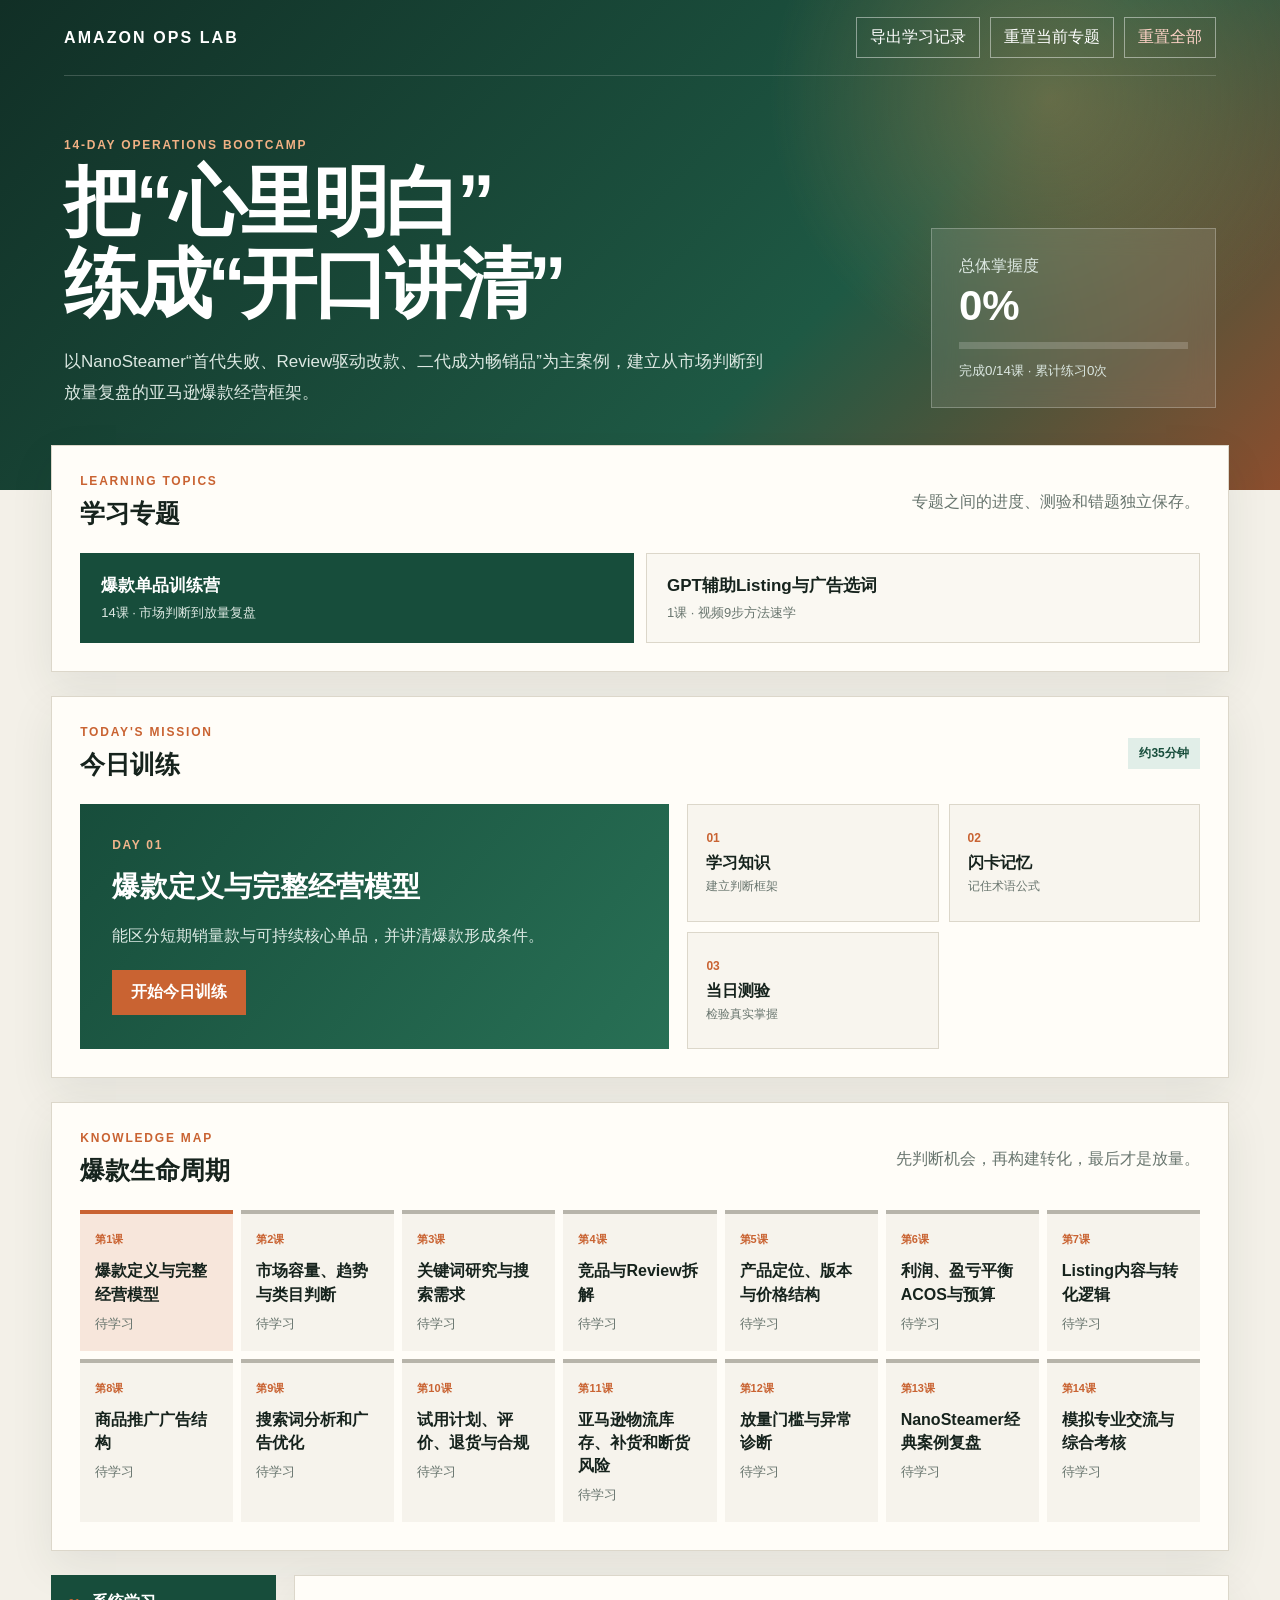
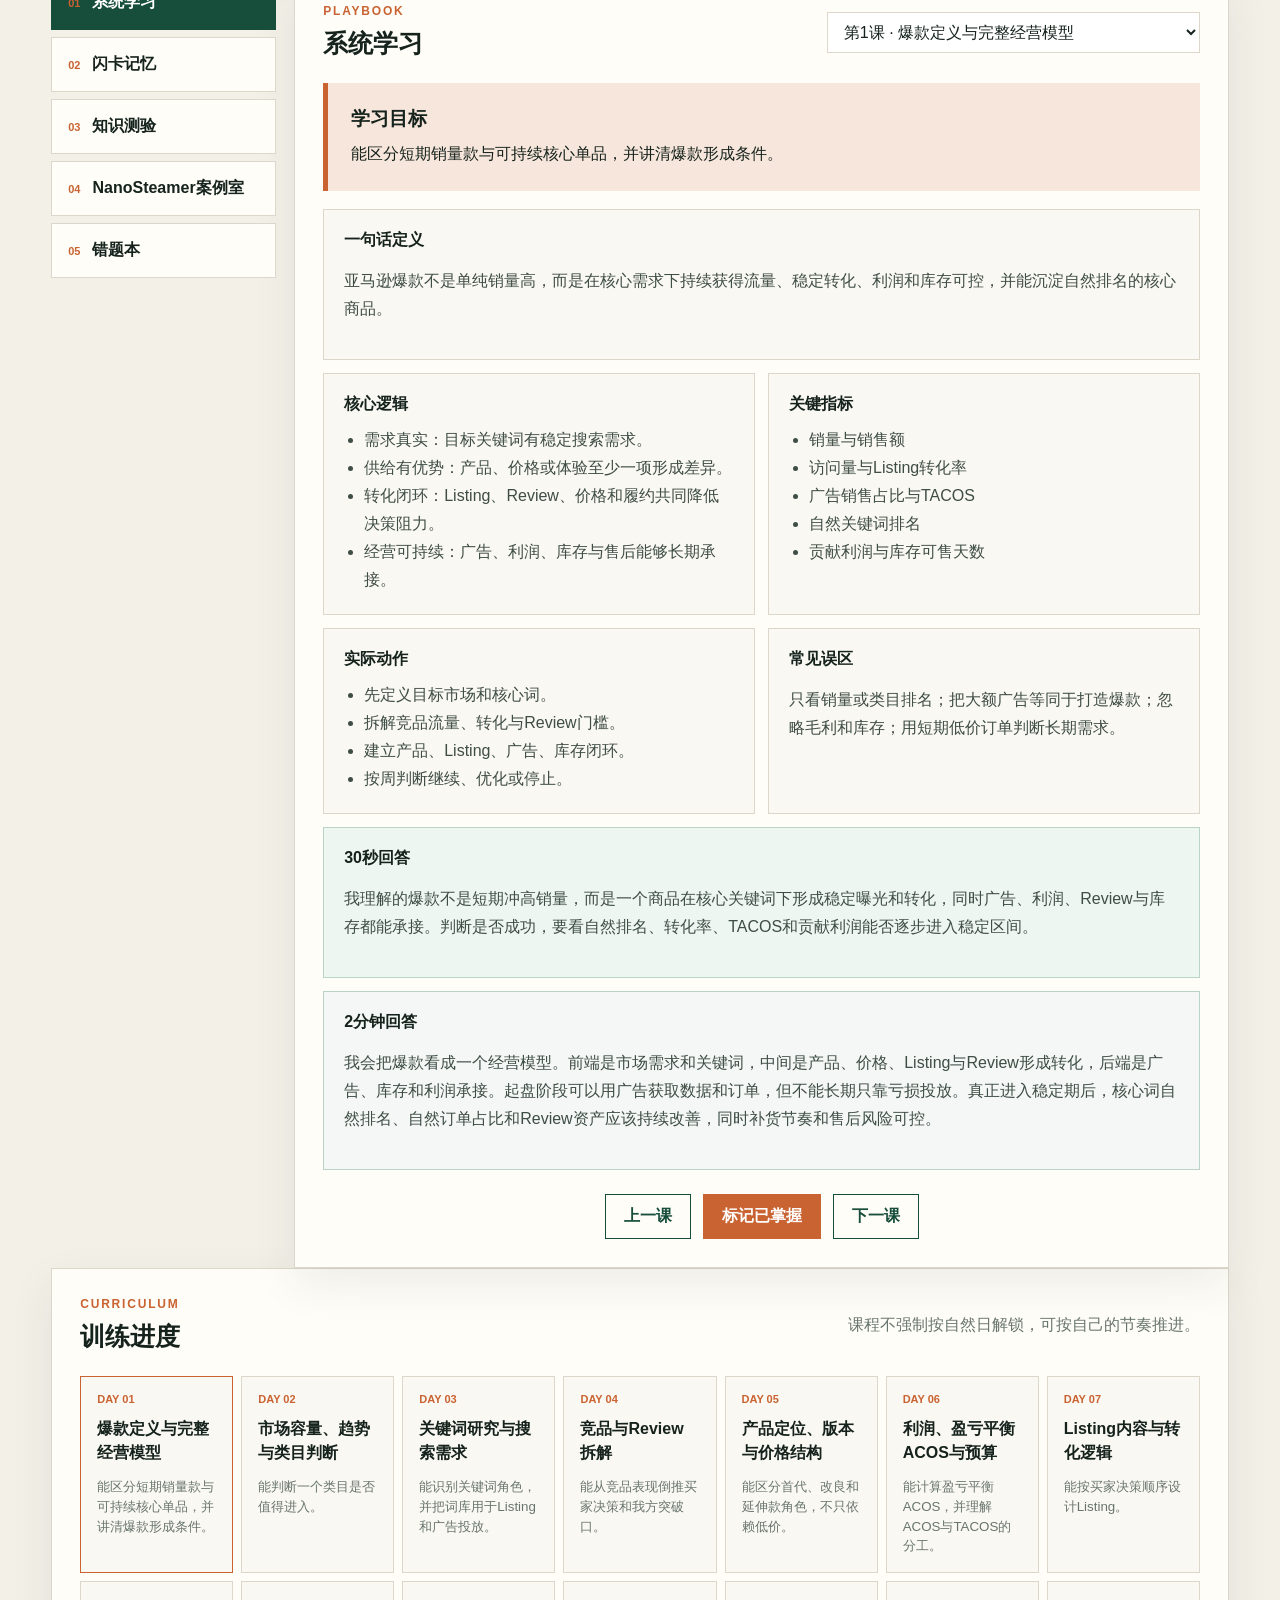
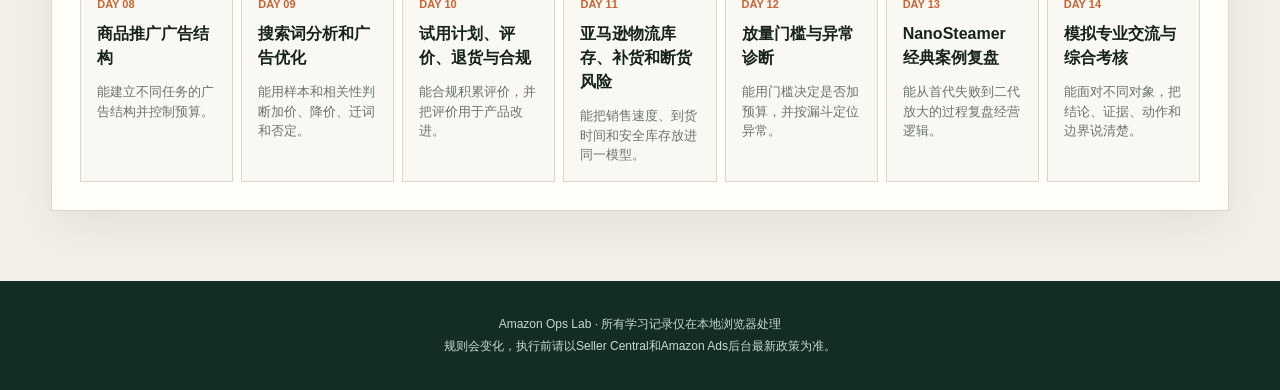
<file: index.html>
<!doctype html>
<html lang="zh-CN">
<head>
  <meta charset="utf-8">
  <meta name="viewport" content="width=device-width, initial-scale=1">
  <meta name="description" content="亚马逊爆款运营14天学习与文字训练工具">
  <title>亚马逊爆款运营训练场</title>
  <meta name="theme-color" content="#174d3b">
  <link rel="manifest" href="manifest.webmanifest">
  <link rel="icon" href="icons/icon.svg" type="image/svg+xml">
  <link rel="apple-touch-icon" href="icons/icon.svg">
  <link rel="stylesheet" href="style.css">
</head>
<body>
  <header class="hero">
    <nav class="topbar">
      <a class="brand" href="#dashboard">AMAZON OPS LAB</a>
      <div class="top-actions">
        <button id="exportProgress" class="ghost">导出学习记录</button>
        <button id="resetCurrentProgress" class="ghost">重置当前专题</button>
        <button id="resetProgress" class="ghost danger-text">重置全部</button>
      </div>
    </nav>
    <div class="hero-content">
      <div>
        <p id="topicEyebrow" class="eyebrow">14-DAY OPERATIONS BOOTCAMP</p>
        <h1>把“心里明白”<br>练成“开口讲清”</h1>
        <p id="heroCopy" class="hero-copy">以NanoSteamer“首代失败、Review驱动改款、二代成为畅销品”为主案例，建立从市场判断到放量复盘的亚马逊爆款经营框架。</p>
      </div>
      <div class="hero-score">
        <span>总体掌握度</span>
        <strong id="overallScore">0%</strong>
        <div class="progress-track"><i id="overallBar"></i></div>
        <small id="studySummary">完成0/14天 · 累计练习0次</small>
      </div>
    </div>
  </header>

  <main>
    <section class="panel topic-panel">
      <div class="section-head">
        <div><p class="section-kicker">LEARNING TOPICS</p><h2>学习专题</h2></div>
        <p class="section-note">专题之间的进度、测验和错题独立保存。</p>
      </div>
      <div class="topic-picker">
        <button class="topic-button active" data-topic="hit"><b>爆款单品训练营</b><span>14课 · 市场判断到放量复盘</span></button>
        <button class="topic-button" data-topic="gpt"><b>GPT辅助Listing与广告选词</b><span>1课 · 视频9步方法速学</span></button>
      </div>
    </section>

    <section id="dashboard" class="panel dashboard">
      <div class="section-head">
        <div><p class="section-kicker">TODAY'S MISSION</p><h2>今日训练</h2></div>
        <span id="todayDuration" class="pill">约35分钟</span>
      </div>
      <div class="today-grid">
        <article class="today-main">
          <span id="todayDay" class="day-number">DAY 01</span>
          <h3 id="todayTitle">爆款定义与完整经营模型</h3>
          <p id="todayGoal"></p>
          <button id="startToday" class="primary">开始今日训练</button>
        </article>
        <div class="today-steps">
          <button data-today-step="learn"><b>01</b><span>学习知识</span><em>建立判断框架</em></button>
          <button data-today-step="cards"><b>02</b><span>闪卡记忆</span><em>记住术语公式</em></button>
          <button data-today-step="quiz"><b>03</b><span>当日测验</span><em>检验真实掌握</em></button>
        </div>
      </div>
    </section>

    <section class="panel">
      <div class="section-head">
        <div><p class="section-kicker">KNOWLEDGE MAP</p><h2 id="mapTitle">爆款生命周期</h2></div>
        <p id="mapNote" class="section-note">先判断机会，再构建转化，最后才是放量。</p>
      </div>
      <div id="knowledgeMap" class="knowledge-map"></div>
    </section>

    <section class="workspace">
      <aside class="sidebar">
        <button class="nav-item active" data-view="learn"><span>01</span>系统学习</button>
        <button class="nav-item" data-view="cards"><span>02</span>闪卡记忆</button>
        <button class="nav-item" data-view="quiz"><span>03</span>知识测验</button>
        <button class="nav-item" data-view="case"><span>04</span>NanoSteamer案例室</button>
        <button class="nav-item" data-view="mistakes"><span>05</span>错题本</button>
      </aside>

      <section class="panel work-panel">
        <div id="learnView" class="view active">
          <div class="view-toolbar">
            <div><p class="section-kicker">PLAYBOOK</p><h2>系统学习</h2></div>
            <select id="moduleSelect" aria-label="选择课程"></select>
          </div>
          <article id="lessonContent" class="lesson"></article>
          <div class="lesson-actions">
            <button id="prevModule" class="secondary">上一课</button>
            <button id="markLearned" class="primary">标记已掌握</button>
            <button id="nextModule" class="secondary">下一课</button>
          </div>
        </div>

        <div id="cardsView" class="view">
          <div class="view-toolbar">
            <div><p class="section-kicker">FLASH CARDS</p><h2>闪卡记忆</h2></div>
            <span id="cardCounter" class="pill"></span>
          </div>
          <button id="flashCard" class="flash-card" aria-label="翻转闪卡">
            <span class="card-label">点击翻面</span>
            <strong id="cardFront"></strong>
            <p id="cardBack"></p>
          </button>
          <section class="card-answer-box">
            <label for="cardWrittenAnswer"><b>先用文字回答</b><span>系统将按关键概念覆盖率和答案完整度进行本地评分。</span></label>
            <textarea id="cardWrittenAnswer" rows="4" placeholder="在这里输入你的答案……"></textarea>
            <div class="written-actions">
              <small>不要求与参考答案逐字一致，专业术语、公式和关键逻辑更重要。</small>
              <button id="scoreCardAnswer" class="primary">提交并评分</button>
            </div>
            <div id="cardScoreResult" class="card-score-result" hidden></div>
          </section>
          <div class="center-actions">
            <button id="cardAgain" class="secondary">还没记住</button>
            <button id="cardKnown" class="primary">已经记住</button>
          </div>
        </div>

        <div id="quizView" class="view">
          <div class="view-toolbar">
            <div><p class="section-kicker">KNOWLEDGE CHECK</p><h2>知识测验</h2></div>
            <span id="quizProgress" class="pill"></span>
          </div>
          <article id="quizCard" class="quiz-card"></article>
          <div id="quizFeedback" class="quiz-feedback" hidden></div>
          <div class="lesson-actions">
            <button id="submitQuiz" class="primary">提交答案</button>
            <button id="nextQuiz" class="secondary" hidden>下一题</button>
          </div>
        </div>

        <div id="caseView" class="view">
          <div class="view-toolbar">
            <div><p class="section-kicker">PUBLIC CASE</p><h2 id="caseTitle">NanoSteamer经典案例室</h2></div>
            <span id="caseBadge" class="pill warning">公开资料 + 教学推演</span>
          </div>
          <div id="caseContent"></div>
        </div>

        <div id="mistakesView" class="view">
          <div class="view-toolbar">
            <div><p class="section-kicker">REVIEW LOOP</p><h2>错题本</h2></div>
            <button id="clearMistakes" class="secondary">清空错题</button>
          </div>
          <div id="mistakeList" class="mistake-list"></div>
        </div>
      </section>
    </section>

    <section class="panel curriculum-panel">
      <div class="section-head">
        <div><p class="section-kicker">CURRICULUM</p><h2 id="curriculumTitle">训练进度</h2></div>
        <p id="curriculumNote" class="section-note">课程不强制按自然日解锁，可按自己的节奏推进。</p>
      </div>
      <div id="curriculum" class="curriculum"></div>
    </section>
  </main>

  <footer>
    <p>Amazon Ops Lab · 所有学习记录仅在本地浏览器处理</p>
    <p>规则会变化，执行前请以Seller Central和Amazon Ads后台最新政策为准。</p>
  </footer>

  <script src="app.js"></script>
  <script>
    if ("serviceWorker" in navigator) {
      window.addEventListener("load", () => {
        navigator.serviceWorker.register("./service-worker.js").catch(() => {});
      });
    }
  </script>
</body>
</html>
</file>
<file: style.css>
:root {
  --ink: #16231d;
  --muted: #68756e;
  --paper: #f3f0e8;
  --card: #fffdf8;
  --line: #dcd7ca;
  --green: #174d3b;
  --green-2: #276b52;
  --green-soft: #e1eee8;
  --orange: #c96332;
  --orange-soft: #f7e6db;
  --red: #a54236;
  --yellow: #d89b28;
  --shadow: 0 16px 42px rgba(31, 45, 38, .08);
}

* { box-sizing: border-box; }
html { scroll-behavior: smooth; }
body {
  margin: 0;
  color: var(--ink);
  background: var(--paper);
  font-family: "Microsoft YaHei", "PingFang SC", Arial, sans-serif;
}
button, select, input { font: inherit; }
button { cursor: pointer; }
.hero {
  min-height: 450px;
  padding: 0 max(5vw, 24px) 82px;
  color: #fff;
  background:
    radial-gradient(circle at 82% 20%, rgba(228, 145, 80, .35), transparent 25%),
    linear-gradient(135deg, #112f26, #1e5944 64%, #8c4e2e);
}
.topbar {
  height: 76px;
  display: flex;
  align-items: center;
  justify-content: space-between;
  border-bottom: 1px solid rgba(255,255,255,.18);
}
.brand { color: #fff; text-decoration: none; font-weight: 900; letter-spacing: .13em; }
.top-actions { display: flex; gap: 10px; }
.ghost { padding: 9px 13px; color: #fff; border: 1px solid rgba(255,255,255,.45); background: transparent; }
.danger-text { color: #ffd4c8; }
.hero-content {
  width: min(1360px, 100%);
  margin: 62px auto 0;
  display: flex;
  align-items: end;
  justify-content: space-between;
  gap: 50px;
}
.eyebrow, .section-kicker {
  margin: 0 0 9px;
  color: var(--orange);
  font-size: 12px;
  font-weight: 900;
  letter-spacing: .15em;
}
.hero .eyebrow { color: #f1b184; }
h1 { max-width: 760px; margin: 0; font-size: clamp(42px, 6.2vw, 76px); line-height: 1.08; letter-spacing: -.055em; }
h2 { margin: 0; font-size: 25px; }
h3 { margin: 0; }
.hero-copy { max-width: 700px; margin: 22px 0 0; color: #dce8e2; font-size: 17px; line-height: 1.8; }
.hero-score {
  width: 285px;
  padding: 27px;
  flex: 0 0 auto;
  border: 1px solid rgba(255,255,255,.25);
  background: rgba(255,255,255,.1);
  backdrop-filter: blur(12px);
}
.hero-score span, .hero-score small { color: #dce8e2; }
.hero-score strong { display: block; margin: 5px 0 12px; font-size: 42px; }
.progress-track { height: 7px; margin-bottom: 12px; overflow: hidden; background: rgba(255,255,255,.18); }
.progress-track i { display: block; width: 0; height: 100%; background: #f0a774; transition: width .35s; }
main { width: min(1380px, 92vw); margin: -45px auto 70px; }
.panel {
  margin-bottom: 24px;
  padding: 28px;
  border: 1px solid var(--line);
  background: var(--card);
  box-shadow: var(--shadow);
}
.section-head, .view-toolbar {
  display: flex;
  align-items: center;
  justify-content: space-between;
  gap: 24px;
  margin-bottom: 23px;
}
.section-note { margin: 0; color: var(--muted); }
.pill { padding: 7px 11px; color: var(--green); background: var(--green-soft); font-size: 12px; font-weight: 800; }
.pill.warning { color: #85500c; background: #f8e8c9; }
.today-grid { display: grid; grid-template-columns: 1.15fr 1fr; gap: 18px; }
.today-main {
  min-height: 245px;
  padding: 32px;
  display: flex;
  align-items: flex-start;
  flex-direction: column;
  justify-content: center;
  color: #fff;
  background: linear-gradient(130deg, var(--green), #287055);
}
.day-number { margin-bottom: 16px; color: #f0b58b; font-size: 12px; font-weight: 900; letter-spacing: .14em; }
.today-main h3 { font-size: 28px; }
.today-main p { max-width: 560px; color: #dceae4; line-height: 1.7; }
.today-steps { display: grid; grid-template-columns: 1fr 1fr; gap: 10px; }
.today-steps button {
  padding: 18px;
  color: var(--ink);
  border: 1px solid var(--line);
  background: #f8f5ee;
  text-align: left;
}
.today-steps button:hover { border-color: var(--green); }
.today-steps b, .today-steps span, .today-steps em { display: block; }
.today-steps b { color: var(--orange); font-size: 12px; }
.today-steps span { margin: 8px 0 4px; font-weight: 800; }
.today-steps em { color: var(--muted); font-size: 12px; font-style: normal; }
.primary, .secondary {
  padding: 11px 18px;
  border: 1px solid var(--orange);
  font-weight: 800;
}
.primary { color: #fff; background: var(--orange); }
.primary:hover { background: #ad5126; }
.secondary { color: var(--green); border-color: var(--green); background: transparent; }
.secondary:hover { background: var(--green-soft); }
.today-main .primary { margin-top: 5px; }
.topic-panel { margin-bottom: 24px; }
.topic-picker { display: grid; grid-template-columns: repeat(2, 1fr); gap: 12px; }
.topic-button { padding: 20px; color: var(--ink); border: 1px solid var(--line); background: #faf8f2; text-align: left; }
.topic-button b, .topic-button span { display: block; }
.topic-button b { font-size: 17px; }
.topic-button span { margin-top: 7px; color: var(--muted); font-size: 13px; }
.topic-button.active { color: #fff; border-color: var(--green); background: var(--green); }
.topic-button.active span { color: #dce8e2; }
.knowledge-map { display: grid; grid-template-columns: repeat(7, 1fr); gap: 8px; }
.map-node {
  position: relative;
  min-height: 140px;
  padding: 18px 15px;
  border-top: 4px solid #b7b4aa;
  background: #f6f3ec;
}
.map-node.done { border-color: var(--green); background: var(--green-soft); }
.map-node.current { border-color: var(--orange); background: var(--orange-soft); }
.map-node b, .map-node span { display: block; }
.map-node b { margin-bottom: 12px; color: var(--orange); font-size: 11px; }
.map-node span { line-height: 1.45; font-weight: 800; }
.map-node small { display: block; margin-top: 9px; color: var(--muted); }
.workspace { display: grid; grid-template-columns: 225px 1fr; gap: 18px; align-items: start; }
.sidebar { position: sticky; top: 16px; display: grid; gap: 7px; }
.nav-item {
  padding: 16px;
  display: flex;
  align-items: center;
  gap: 12px;
  color: var(--ink);
  border: 1px solid var(--line);
  background: var(--card);
  text-align: left;
  font-weight: 800;
}
.nav-item span { color: var(--orange); font-size: 11px; }
.nav-item.active { color: #fff; border-color: var(--green); background: var(--green); }
.work-panel { min-height: 690px; margin: 0; }
.view { display: none; }
.view.active { display: block; }
select {
  max-width: 430px;
  padding: 10px 35px 10px 12px;
  color: var(--ink);
  border: 1px solid var(--line);
  background: #fff;
}
.lesson > .lesson-lead {
  margin-bottom: 18px;
  padding: 23px;
  border-left: 5px solid var(--orange);
  background: var(--orange-soft);
}
.lesson-lead strong { display: block; margin-bottom: 8px; font-size: 19px; }
.lesson-lead p { margin: 0; line-height: 1.75; }
.lesson-grid { display: grid; grid-template-columns: 1fr 1fr; gap: 13px; }
.lesson-block { padding: 20px; border: 1px solid var(--line); background: #faf8f2; }
.lesson-block.full { grid-column: 1 / -1; }
.lesson-block h3 { margin-bottom: 11px; font-size: 16px; }
.lesson-block p, .lesson-block li { color: #3e4d45; line-height: 1.75; }
.lesson-block ul { margin: 0; padding-left: 20px; }
.speech { border-color: #b9d3c7; background: #eef6f2; }
.speech.long { background: #f4f7f5; }
.formula { color: var(--green); font-weight: 900; }
.lesson-actions, .center-actions {
  margin-top: 24px;
  display: flex;
  align-items: center;
  justify-content: center;
  gap: 12px;
}
.flash-card {
  width: min(680px, 100%);
  min-height: 330px;
  margin: 35px auto 0;
  padding: 48px;
  display: block;
  color: #fff;
  border: 0;
  background: linear-gradient(145deg, var(--green), #2d7058);
  box-shadow: 0 22px 48px rgba(23, 77, 59, .2);
  text-align: center;
}
.flash-card.revealed { color: var(--ink); background: var(--orange-soft); }
.card-label { display: block; margin-bottom: 25px; color: #efbd98; font-size: 12px; letter-spacing: .13em; }
.revealed .card-label { color: var(--orange); }
.flash-card strong { font-size: clamp(26px, 4vw, 39px); line-height: 1.45; }
.flash-card p { display: none; margin: 8px auto 0; max-width: 560px; font-size: 18px; line-height: 1.8; white-space: pre-wrap; text-align: left; }
.flash-card.revealed strong { display: none; }
.flash-card.revealed p { display: block; }
.card-answer-box {
  width: min(680px, 100%);
  margin: 18px auto 0;
  padding: 20px;
  border: 1px solid var(--line);
  background: #faf8f2;
}
.card-answer-box label, .card-answer-box label span { display: block; }
.card-answer-box label span { margin-top: 5px; color: var(--muted); font-size: 12px; }
.card-answer-box textarea {
  width: 100%;
  margin: 14px 0 0;
  padding: 14px;
  resize: vertical;
  color: var(--ink);
  border: 1px solid var(--line);
  background: #fff;
  line-height: 1.7;
}
.card-answer-box textarea:focus { outline: 2px solid #b8d7c9; border-color: var(--green); }
.card-score-result { margin-top: 15px; padding: 16px; border: 1px solid #b7cfc3; background: var(--green-soft); }
.score-summary { display: grid; grid-template-columns: repeat(3, 1fr); gap: 8px; }
.score-summary div { padding: 12px; background: rgba(255,255,255,.68); text-align: center; }
.score-summary span, .score-summary strong { display: block; }
.score-summary span { color: var(--muted); font-size: 11px; }
.score-summary strong { margin-top: 4px; font-size: 24px; }
.score-feedback { margin: 13px 0 0; color: #405149; line-height: 1.7; }
.written-actions {
  display: flex;
  align-items: center;
  justify-content: space-between;
  gap: 16px;
}
.written-actions span {
  margin: 6px 0 0;
  color: var(--muted);
  font-size: 12px;
}
.written-actions { margin-top: 12px; }
.quiz-card { padding: 25px; border: 1px solid var(--line); background: #faf8f2; }
.quiz-card h3 { margin-bottom: 20px; line-height: 1.65; }
.quiz-type {
  display: inline-block;
  margin-bottom: 12px;
  padding: 5px 8px;
  color: var(--orange);
  border: 1px solid #e5b796;
  background: var(--orange-soft);
  font-size: 11px;
  font-weight: 800;
}
.quiz-text-input {
  width: 100%;
  padding: 15px;
  color: var(--ink);
  border: 1px solid var(--line);
  background: #fff;
  line-height: 1.7;
}
textarea.quiz-text-input { min-height: 150px; resize: vertical; }
.quiz-text-input:focus { outline: 2px solid #b8d7c9; border-color: var(--green); }
.quiz-hint { margin: 10px 0 0; color: var(--muted); font-size: 12px; }
.quiz-answer-hint {
  margin-top: 12px;
  padding: 12px 14px;
  border: 1px dashed #b7cfc3;
  background: #eef6f2;
  line-height: 1.7;
}
.quiz-answer-hint summary {
  cursor: pointer;
  color: var(--green);
  font-weight: 800;
}
.quiz-answer-hint p { margin: 10px 0 0; color: #405149; }
.option {
  width: 100%;
  margin: 6px 0;
  padding: 13px;
  color: var(--ink);
  border: 1px solid var(--line);
  background: #fff;
  text-align: left;
}
.option.selected { border-color: var(--green); background: var(--green-soft); }
.quiz-feedback { margin-top: 15px; padding: 17px; line-height: 1.7; }
.quiz-feedback.correct { color: var(--green); background: var(--green-soft); }
.quiz-feedback.wrong { color: var(--red); background: #f7e3df; }
.case-hero { padding: 27px; color: #fff; background: linear-gradient(130deg, #1d4b3b, #815036); }
.case-hero h3 { margin-bottom: 10px; font-size: 29px; }
.case-hero p { margin: 0; color: #e4ece8; line-height: 1.7; }
.data-notice { margin: 14px 0; padding: 13px; color: #79510e; background: #faedcf; font-size: 13px; }
.case-grid { display: grid; grid-template-columns: repeat(3, 1fr); gap: 10px; }
.case-metric { padding: 18px; border: 1px solid var(--line); }
.case-metric span, .case-metric small { display: block; color: var(--muted); }
.case-metric strong { display: block; margin: 5px 0; font-size: 25px; }
.case-section { margin-top: 18px; padding: 22px; border: 1px solid var(--line); }
.case-section h3 { margin-bottom: 13px; }
.case-section p, .case-section li { line-height: 1.75; }
.case-task { margin-top: 9px; padding: 13px; border-left: 4px solid var(--orange); background: var(--orange-soft); }
.mistake-item { margin-bottom: 10px; padding: 18px; border: 1px solid var(--line); }
.mistake-item small { color: var(--orange); }
.mistake-item h3 { margin: 8px 0; font-size: 16px; }
.mistake-item p { color: var(--muted); line-height: 1.6; }
.empty { padding: 70px 20px; color: var(--muted); text-align: center; }
.curriculum { display: grid; grid-template-columns: repeat(7, 1fr); gap: 8px; }
.day-card { min-height: 155px; padding: 16px; border: 1px solid var(--line); background: #faf8f2; }
.day-card.done { border-color: var(--green); background: var(--green-soft); }
.day-card.current { border-color: var(--orange); }
.day-card b, .day-card span { display: block; }
.day-card b { color: var(--orange); font-size: 11px; }
.day-card span { margin: 12px 0; font-weight: 800; line-height: 1.5; }
.day-card small { color: var(--muted); line-height: 1.4; }
footer { padding: 30px; color: #cad8d1; background: #132d24; text-align: center; font-size: 12px; }
footer p { margin: 5px; }

@media (max-width: 1050px) {
  .knowledge-map, .curriculum { grid-template-columns: repeat(4, 1fr); }
  .workspace { grid-template-columns: 1fr; }
  .sidebar { position: static; grid-template-columns: repeat(3, 1fr); }
}
@media (max-width: 760px) {
  .top-actions { display: none; }
  .hero { min-height: 570px; }
  .hero-content, .section-head, .view-toolbar { align-items: stretch; flex-direction: column; }
  .written-actions { align-items: stretch; flex-direction: column; }
  .score-summary { grid-template-columns: 1fr; }
  .hero-score { width: 100%; }
  main { width: 94vw; }
  .panel { padding: 20px; }
  .today-grid, .lesson-grid, .case-grid, .topic-picker { grid-template-columns: 1fr; }
  .knowledge-map, .curriculum { grid-template-columns: repeat(2, 1fr); }
  .sidebar { grid-template-columns: repeat(2, 1fr); }
  .lesson-block.full { grid-column: auto; }
}
</file>
